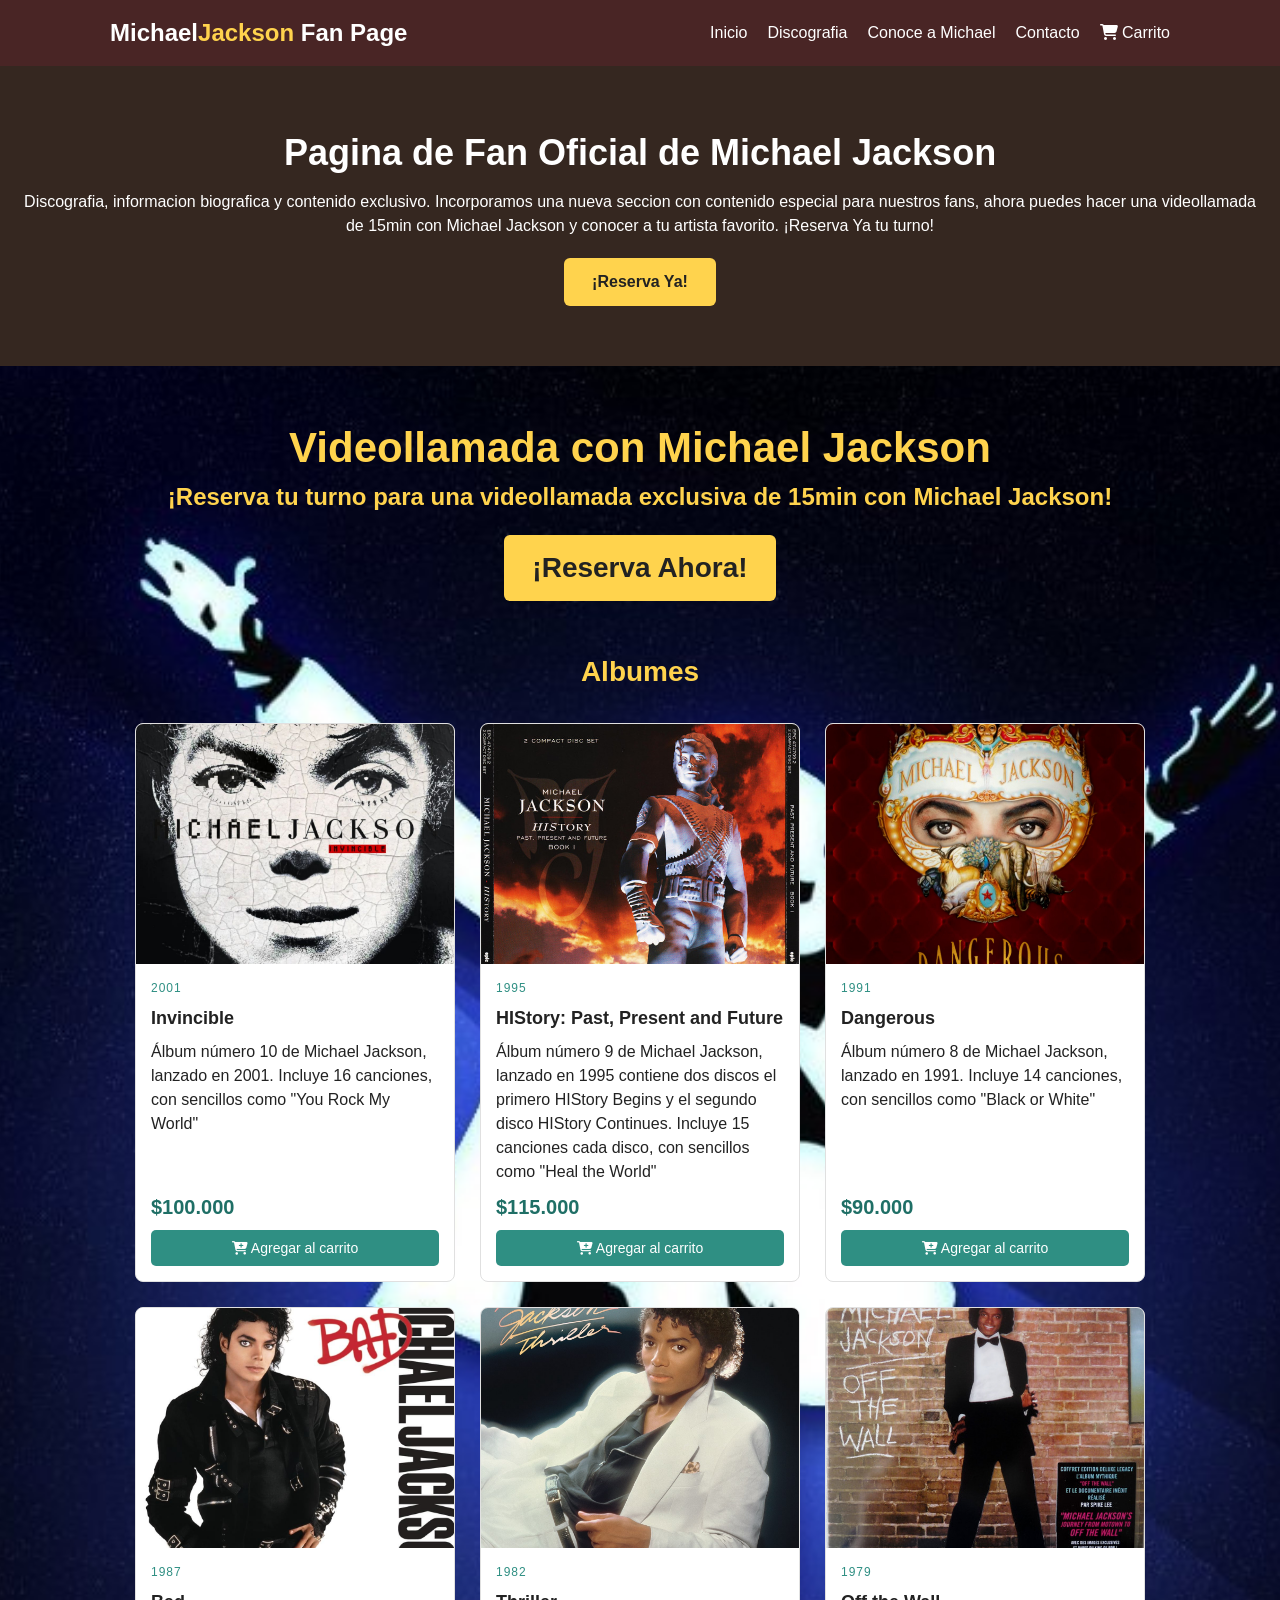
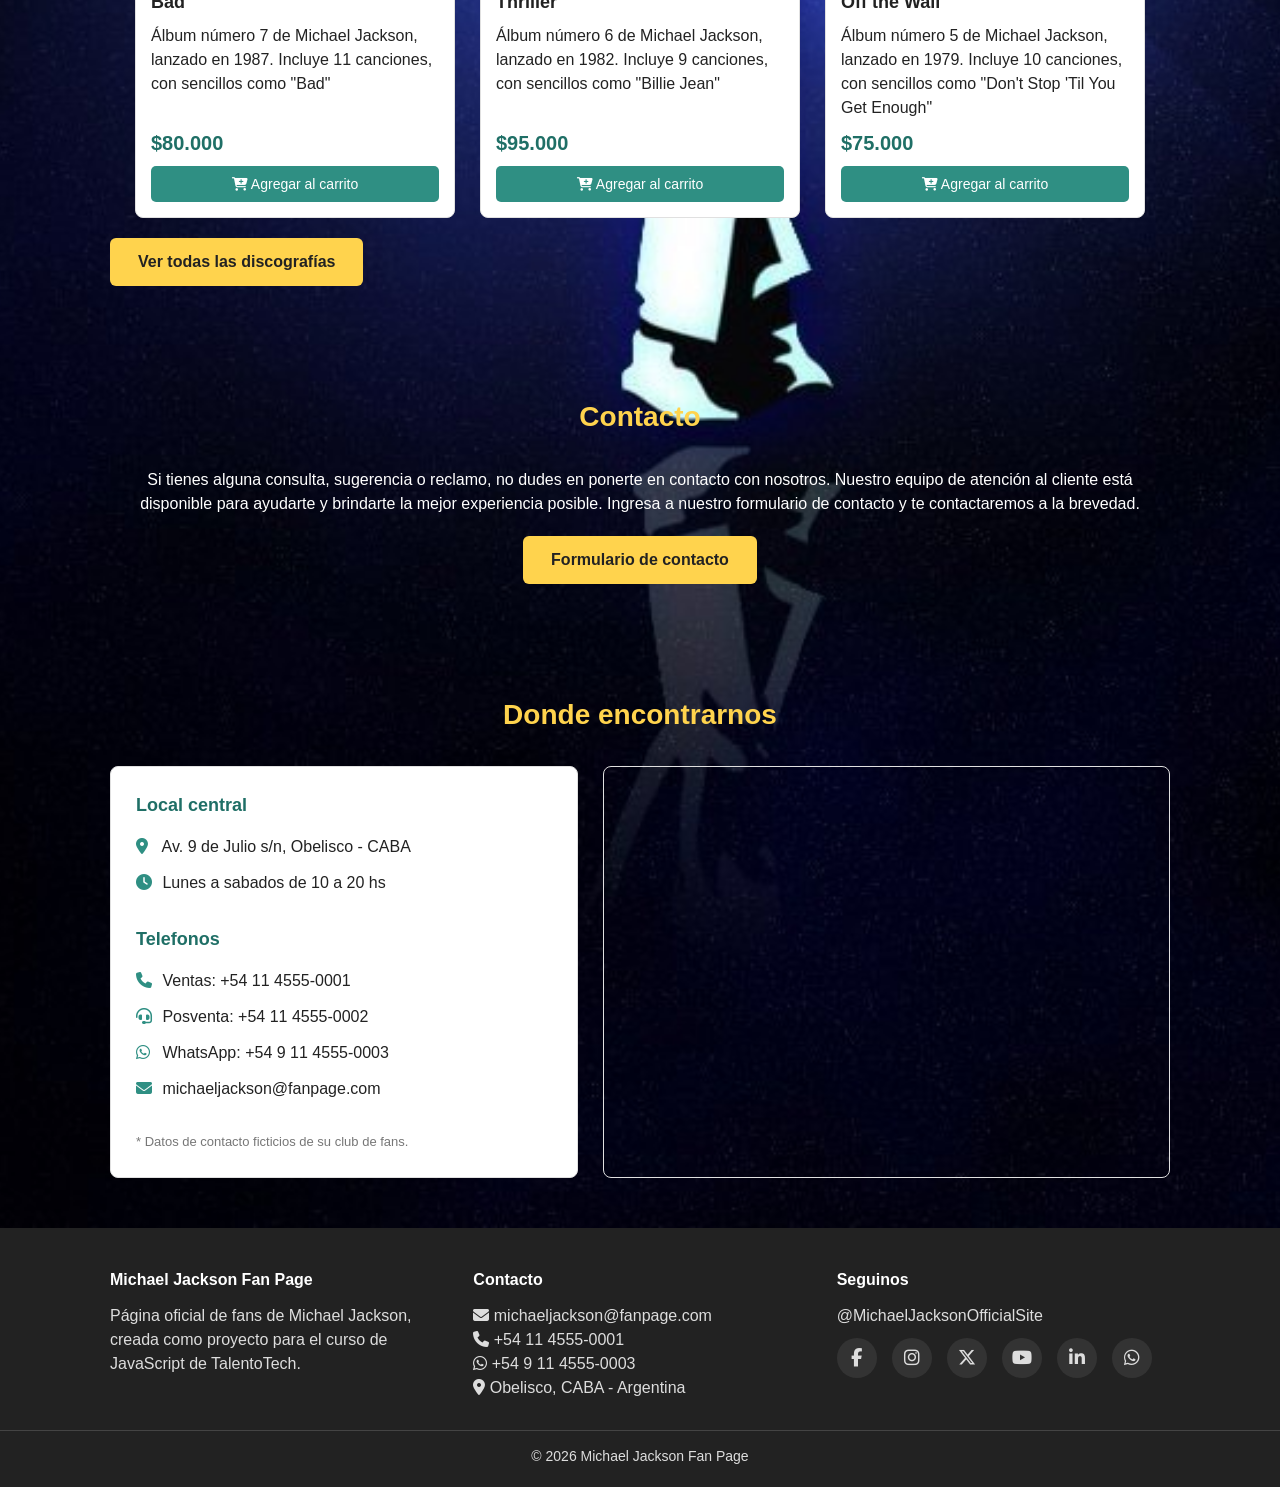
<file: index.html>
<!DOCTYPE html>
<html lang="es">
<head>
<meta charset="UTF-8">
<meta name="viewport" content="width=device-width, initial-scale=1.0">
<title>Fan Page Michael Jackson </title>
<link rel="stylesheet"href="https://cdnjs.cloudflare.com/ajax/libs/font-awesome/6.5.2/css/all.min.css">
<link rel="stylesheet" href="css/style.css" >

</head>
<body>

<header>
  <div class="contenedor barra-nav">
    <div class="logo">Michael<span>Jackson</span> Fan Page</div>

    <nav>
      <ul class="menu">
        <li><a href="index.html">Inicio</a></li>
        <li><a href="#discografia">Discografia</a></li>
        <li><a href="#videollamada">Conoce a Michael</a></li>
        <li><a href="#contacto">Contacto</a></li>
        <li><a href="#"><i class="fa-solid fa-cart-shopping"></i> Carrito</a></li>
      </ul>
    </nav>
    
  </div>
</header>

<main>

  <!-- Bienvenida -->
  <section class="hero">
    <h1>Pagina de Fan Oficial de Michael Jackson</h1>
    <p>Discografia, informacion biografica y contenido exclusivo. Incorporamos una nueva seccion con contenido especial para nuestros fans, ahora puedes hacer una videollamada de 15min con Michael Jackson y conocer a tu artista favorito. ¡Reserva Ya tu turno!</p>
    <a href="#videollamada" class="boton">¡Reserva Ya!</a>
  </section>

  <section id="videollamada" class=" videollamada-seccion">
    <h2>Videollamada con Michael Jackson</h2>
    <p class="logo"><span>¡Reserva tu turno para una videollamada exclusiva de 15min con Michael Jackson!</span></p>
    <a href="videollamada.html" class="boton">¡Reserva Ahora!</a>
  </section>

  <!-- Seccion con las 6 discografias mas vendidas -->
  <section id="discografia" class="contenedor">
    <h2 class="titulo-seccion">Albumes</h2>

    <div class="grilla-discografia">

      <!-- Disco 1 -->
      <article class="card">
        <img src="image/invincibleimage.jpg" alt="Discografia Invincible">
        <div class="card-info">
          <span class="categoria">2001</span>
          <h3>Invincible</h3>
          <p>Álbum número 10 de Michael Jackson, lanzado en 2001. Incluye 16 canciones, con sencillos como "You Rock My World"</p>
          <span class="precio">$100.000</span>
          <button><i class="fa-solid fa-cart-plus"></i> Agregar al carrito</button>
        </div>
      </article>

      <!-- Disco 2 -->
      <article class="card">
        <img src="image/historyimage.jpg" alt="Discografia HIStory">
        <div class="card-info">
          <span class="categoria">1995</span>
          <h3>HIStory: Past, Present and Future</h3>
          <p>Álbum número 9 de Michael Jackson, lanzado en 1995 contiene dos discos el primero HIStory Begins y el segundo disco HIStory Continues. Incluye 15 canciones cada disco, con sencillos como "Heal the World"</p>
          <span class="precio">$115.000</span>
          <button><i class="fa-solid fa-cart-plus"></i> Agregar al carrito</button>
        </div>
      </article>

      <!-- Disco 3 -->
      <article class="card">
        <img src="image/dangerousimage.jpg" alt="Discografia Dangerous">
        <div class="card-info">
          <span class="categoria">1991</span>
          <h3>Dangerous</h3>
          <p>Álbum número 8 de Michael Jackson, lanzado en 1991. Incluye 14 canciones, con sencillos como "Black or White"</p>
          <span class="precio">$90.000</span>
          <button><i class="fa-solid fa-cart-plus"></i> Agregar al carrito</button>
        </div>
      </article>

      <!-- Disco 4 -->
      <article class="card">
        <img src="image/badimage.jpg" alt="Discografia Bad">
        <div class="card-info">
          <span class="categoria">1987</span>
          <h3>Bad</h3>
          <p>Álbum número 7 de Michael Jackson, lanzado en 1987. Incluye 11 canciones, con sencillos como "Bad"</p>
          <span class="precio">$80.000</span>
          <button><i class="fa-solid fa-cart-plus"></i> Agregar al carrito</button>
        </div>
      </article>

      <!-- Disco 5 -->
      <article class="card">
        <img src="image/thrillerimage.jpg" alt="Discografia Thriller">
        <div class="card-info">
          <span class="categoria">1982</span>
          <h3>Thriller</h3>
          <p>Álbum número 6 de Michael Jackson, lanzado en 1982. Incluye 9 canciones, con sencillos como "Billie Jean"</p>
          <span class="precio">$95.000</span>
          <button><i class="fa-solid fa-cart-plus"></i> Agregar al carrito</button>
        </div>
      </article>

      <!-- Disco 6 -->
      <article class="card">
        <img src="image/offthewallimage.jpg" alt="Discografia Off the Wall">
        <div class="card-info">
          <span class="categoria">1979</span>
          <h3>Off the Wall</h3>
          <p>Álbum número 5 de Michael Jackson, lanzado en 1979. Incluye 10 canciones, con sencillos como "Don't Stop 'Til You Get Enough"</p>
          <span class="precio">$75.000</span>
          <button><i class="fa-solid fa-cart-plus"></i> Agregar al carrito</button>
        </div>
      </article>
      
    </div>
  </section>

  <!-- Seccion de contacto: datos a la izquierda, mapa a la derecha -->
  <section id="contacto" class="contenedor">
    <a href="discografias.html" class="boton">Ver todas las discografías</a>

    <div class="formulario-contacto">
      <h2 class="titulo-seccion">Contacto</h2>
      <p>Si tienes alguna consulta, sugerencia o reclamo, no dudes en ponerte en contacto con nosotros. Nuestro equipo de atención al cliente está disponible para ayudarte y brindarte la mejor experiencia posible. Ingresa a nuestro formulario de contacto y te contactaremos a la brevedad.</p>
    <a href="contacto.html" class="boton">Formulario de contacto</a>
    </div>
    <h2 class="titulo-seccion">Donde encontrarnos</h2>

    <div class="bloque-contacto">

      <!-- Columna de datos -->
      <div class="datos-contacto">
        <h3>Local central</h3>
        <ul>
          <li><i class="fa-solid fa-location-dot"></i> Av. 9 de Julio s/n, Obelisco - CABA</li>
          <li><i class="fa-solid fa-clock"></i> Lunes a sabados de 10 a 20 hs</li>
        </ul>

        <h3>Telefonos</h3>
        <ul>
          <li><i class="fa-solid fa-phone"></i> Ventas: <a href="tel:+541145550001">+54 11 4555-0001</a></li>
          <li><i class="fa-solid fa-headset"></i> Posventa: <a href="tel:+541145550002">+54 11 4555-0002</a></li>
          <li><i class="fa-brands fa-whatsapp"></i> WhatsApp: <a href="tel:+5491145550003">+54 9 11 4555-0003</a></li>
          <li><i class="fa-solid fa-envelope"></i> <a href="mailto:michaeljackson@fanpage.com">michaeljackson@fanpage.com</a></li>
        </ul>
        <p class="nota">* Datos de contacto ficticios de su club de fans.</p>
      </div>

      <!-- Columna del mapa: iframe de Google Maps  -->
      <div class="mapa">
        <iframe
          src="https://www.google.com/maps?q=Obelisco%20de%20Buenos%20Aires&z=16&output=embed"
          title="Mapa del Obelisco de Buenos Aires"
          loading="lazy"
          referrerpolicy="no-referrer-when-downgrade"
          allowfullscreen></iframe>
      </div>

    </div>
  </section>
</main>


<footer>
  <div class="contenedor footer-columnas">

    <!-- Columna 1: sobre la tienda -->
    <div class="columna">
      <h4>Michael Jackson Fan Page</h4>
      <p>Página oficial de fans de Michael Jackson, creada como proyecto para el curso de
         JavaScript de TalentoTech.</p>
    </div>

    <!-- Columna 2: contacto -->
    <div class="columna">
      <h4>Contacto</h4>
      <ul>
        <li><i class="fa-solid fa-envelope"></i> michaeljackson@fanpage.com</li>
        <li><i class="fa-solid fa-phone"></i> +54 11 4555-0001</li>
        <li><i class="fa-brands fa-whatsapp"></i> +54 9 11 4555-0003</li>
        <li><i class="fa-solid fa-location-dot"></i> Obelisco, CABA - Argentina</li>
      </ul>
    </div>

    <!-- Columna 3: redes sociales con iconos de Font Awesome -->
    <div class="columna">
      <h4>Seguinos</h4>
      <p>@MichaelJacksonOfficialSite</p>
      <div class="redes">
        <a href="#" title="Facebook"><i class="fa-brands fa-facebook-f"></i></a>
        <a href="#" title="Instagram"><i class="fa-brands fa-instagram"></i></a>
        <a href="#" title="X"><i class="fa-brands fa-x-twitter"></i></a>
        <a href="#" title="YouTube"><i class="fa-brands fa-youtube"></i></a>
        <a href="#" title="LinkedIn"><i class="fa-brands fa-linkedin-in"></i></a>
        <a href="#" title="WhatsApp"><i class="fa-brands fa-whatsapp"></i></a>
      </div>
    </div>

  </div>

  <p class="copyright">&copy; 2026 Michael Jackson Fan Page </p>
</footer>

</body>
</html>
</file>
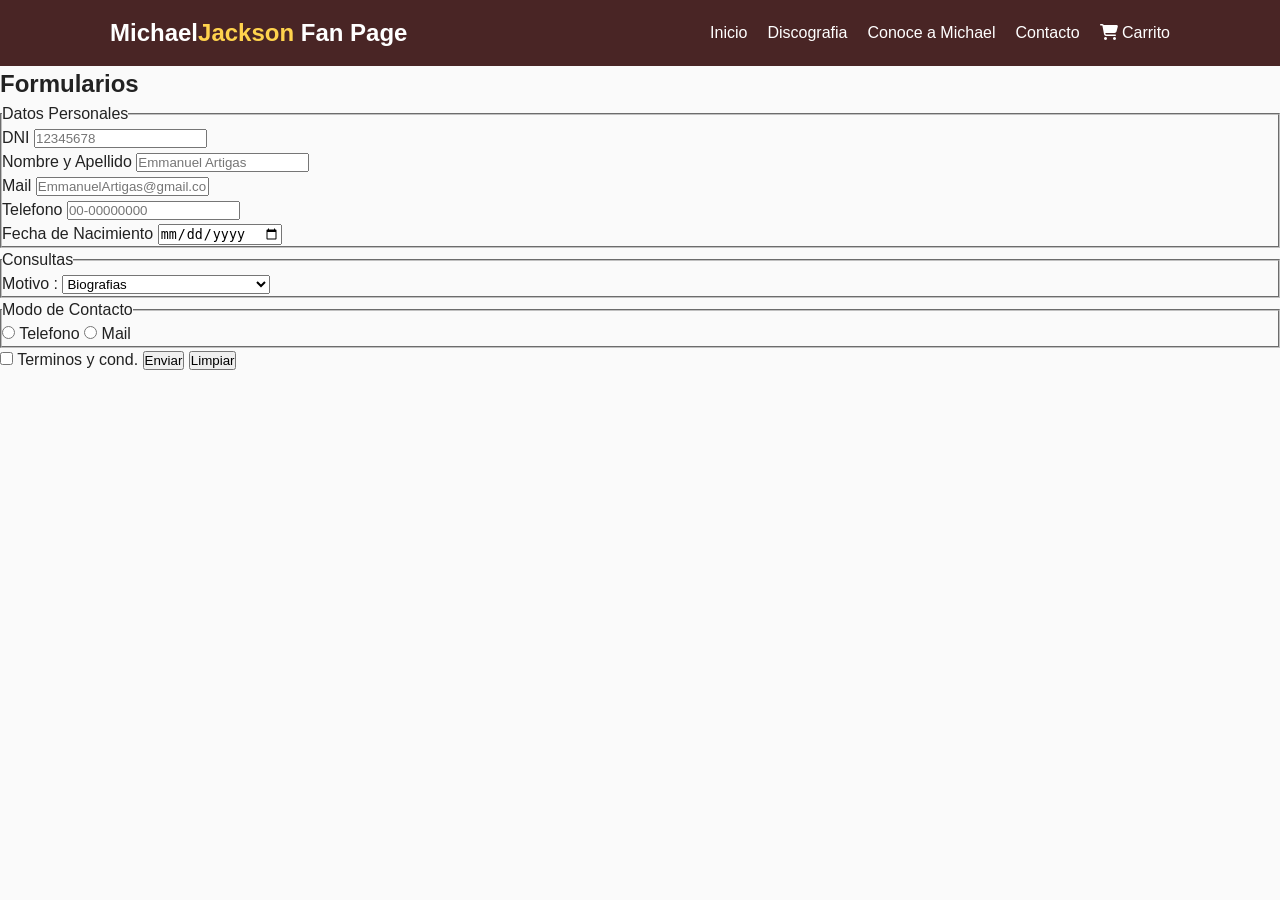
<file: contacto.html>
<!DOCTYPE html>
<html lang="es">
<head>
    <meta charset="UTF-8">
    <meta name="viewport" content="width=device-width, initial-scale=1.0">
    <title>Document</title><link rel="stylesheet"href="https://cdnjs.cloudflare.com/ajax/libs/font-awesome/6.5.2/css/all.min.css">
    <link rel="stylesheet" href="css/style.css" >

</head>
<body>

<header>
  <div class="contenedor barra-nav">
    <div class="logo">Michael<span>Jackson</span> Fan Page</div>

    <nav>
      <ul class="menu">
        <li><a href="index.html">Inicio</a></li>
        <li><a href="discografias.html">Discografia</a></li>
        <li><a href="videollamada.html">Conoce a Michael</a></li>
        <li><a href="contacto.html">Contacto</a></li>
        <li><a href="#"><i class="fa-solid fa-cart-shopping"></i> Carrito</a></li>
      </ul>
    </nav>
    
  </div>
</header>

<h2>Formularios</h2>

        <form action="aws.xx.asa.saas/ingreso.php" method="post">
            <fieldset>
            <legend>Datos Personales</legend>
            <p>
                    <label for="dni">DNI</label>
                    <input type="text"  name="dni" id="dni"  placeholder="12345678" readonly>
            </p>
            
            <p>
                <label for="nomApe">Nombre y Apellido</label>
                <input type="text" id="nomApe" name="nomApe" placeholder="Emmanuel Artigas" minlength="3" maxlength="40" required>
            </p>
            <p>
                <label for="email">Mail</label>
                <input type="email" id="email" name="email" placeholder="EmmanuelArtigas@gmail.com" minlength="3" required>
            </p>
            <p>
                <label for="telefono">Telefono</label>
                <input type="tel" id="telefono" name="telefono" placeholder="00-00000000" minlength="10" maxlength="40" required>
            </p>
            <p>
                <label for="fNac">Fecha de Nacimiento</label>
                <input type="date" id="fNac" name="fNac" required>
            </p>

            </fieldset>

            <fieldset>
                <legend>Consultas</legend>
                <label for="motivo">Motivo :</label>
                <select name="motivo" id="motivo" required>
                    <option value="biografias">Biografias</option>
                    <option value="videollamada">Videollamada</option>
                    <option value="noDebito">No me toma la tarjeta de debito</option>
                </select>

            </fieldset>

            <fieldset>
                <legend>Modo de Contacto</legend>
                <input type="radio" id="viaTel" name="contacto" value="tel">
                <label for="viaTel">Telefono</label>
                <input type="radio" id="viaMail" name="contacto" value="email">
                <label for="viaMail">Mail</label>

            </fieldset>

             <input type="checkbox"  id="terminos" name="terminos" required value="aceptado" >
                    <label for="terminos">Terminos y cond.</label>


            <button type="submit">Enviar</button>
            <button type="reset">Limpiar</button>

            
        </form>


</body>
</html>
</file>
<file: css/style.css>
/*nuevo comentario*/


/* ============================================================
     1) RESET BASICO
     Sacamos los margenes que el navegador pone por defecto.
     ============================================================ */
* {
    margin: 0;
    padding: 0;
    box-sizing: border-box;   /* el padding NO agranda la caja */
  }

body {
    font-family: Arial, Helvetica, sans-serif;
    line-height: 1.5;
    color: #222;
    background: #FAFAFA;
  }


  /* Clase reutilizable: centra el contenido y le pone un ancho maximo */
.contenedor {
    max-width: 1100px;
    margin: 0 auto;          /* 0 arriba/abajo, auto a los costados = centrado */
    padding: 0 20px;
  }

  /* ============================================================
     2) HEADER
     display:flex + justify-content:space-between
     => logo a la izquierda, menu a la derecha.
     ============================================================ */
header {
    background: #492525;
    color: white;
    padding: 15px 0;
  }

.barra-nav {
    display: flex;
    justify-content: space-between;  /* separa logo y menu a los extremos */
    align-items: center;             /* los alinea a la misma altura */
    flex-wrap: wrap;                 /* en pantallas chicas bajan de linea */
    gap: 15px;
  }

.logo {
    font-size: 24px;
    font-weight: bold;
  }

.logo span, section h2{
    color: #FFD34D;          /* pintamos solo una parte del nombre */
  }

  /* El menu tambien es flex: los <li> quedan en fila */
.menu {
    display: flex;
    gap: 20px;
    list-style: none;        /* saca los puntitos de la lista */
  }

.menu a {
    color: white;
    text-decoration: none;
  }

.menu a:hover {
    color: #FFD34D;
  }

  /* ============================================================
     3) HERO (banner de bienvenida)
     ============================================================ */
.hero {
    background: #352720;
        color: white;
    text-align: center;
    padding: 60px 20px;
  }

.hero h1 {
    font-size: 36px;
    margin-bottom: 10px;
  }

.boton {
    display: inline-block;
    margin-top: 20px;
    background: #FFD34D;
    color: #222;
    padding: 12px 28px;
    border-radius: 6px;
    text-decoration: none;
    font-weight: bold;
  }

.boton:hover {
    background: #FFC107;
  }

  /* ============================================================
     4) MAIN + GRILLA DE PRODUCTOS
     Este es el flexbox mas importante del ejercicio:
     flex-wrap: wrap  => las cards bajan de linea solas.
     ============================================================ */
main {
    padding-bottom: 50px;
    background-image: url("../image/fondoimage.jpg");
    background-size: cover;
    background-position: center;
  }

.titulo-seccion {
    text-align: center;
    margin: 50px 0 30px;
    font-size: 28px;
  }
.videollamada-seccion {
    text-align: center;
    margin: 50px 0 30px;
    font-size: 28px;
  } 

.grilla-discografia {
    display: flex;
    flex-wrap: wrap;          /* si no entran, pasan a la fila de abajo */
    gap: 25px;                /* separacion entre cards */
    justify-content: center;
  }

  /* flex: crecer | achicarse | ancho base
     Con 320px de base entran 3 por fila en pantalla grande,
     2 en tablet y 1 en celular. */
.card {
    flex: 0 1 320px;
    background: white;
    border: 1px solid #E0E0E0;
    border-radius: 8px;
    overflow: hidden;         /* recorta la imagen a las esquinas redondeadas */
    display: flex;
    flex-direction: column;   /* imagen arriba, texto abajo (en columna) */
  }

.card:hover {
    box-shadow: 0 4px 12px rgba(0, 0, 0, 0.15);
  }

.card img {
    width: 100%;
    height: 240px;
    object-fit: cover;        /* la imagen se recorta sin deformarse */
    display: block;
  }

.card-info {
    padding: 15px;
    display: flex;
    flex-direction: column;
    gap: 8px;
    flex: 1;                  /* ocupa el espacio sobrante: cards parejas */
  }

.categoria {
    font-size: 12px;
    text-transform: uppercase;
    color: #2F8F83;
    letter-spacing: 1px;
  }

.card h3 {
    font-size: 18px;
  }

.precio {
    font-size: 20px;
    font-weight: bold;
    color: #1F6F66;
    margin-top: auto;         /* empuja el precio al fondo de la card */
  }

.card button {
    background: #2F8F83;
    color: white;
    border: none;
    padding: 10px;
    border-radius: 5px;
    cursor: pointer;
    font-size: 14px;
  }

.card button:hover {
    background: #1F6F66;
  }

  /* ============================================================
     5) FOOTER
     Otra vez flex: tres columnas que se acomodan solas.
     ============================================================ */
footer {
    background: #222;
    color: #DDD;
    padding: 40px 0 20px;
  }

.footer-columnas {
    display: flex;
    flex-wrap: wrap;
    justify-content: space-between;
    gap: 30px;
  }

.columna {
    flex: 1 1 250px;          /* crece, se achica, base 250px */
  }

.columna h4 {
    color: white;
    margin-bottom: 12px;
  }

.columna ul {
    list-style: none;
  }

.columna a {
    color: #DDD;
    text-decoration: none;
  }

.columna a:hover {
    color: #FFD34D;
  }

  /* Los iconos de redes, en fila y separados */
.redes {
    display: flex;
    gap: 15px;
    margin-top: 10px;
  }

  /* Cada icono va dentro de un circulo.
     Usamos flex para centrarlo adentro. */
.redes a {
    width: 40px;
    height: 40px;
    border-radius: 50%;
    background: #333;
    display: flex;
    justify-content: center;
    align-items: center;
    font-size: 18px;
  }

.redes a:hover {
    background: #2F8F83;
    color: white;
  }

.copyright {
    text-align: center;
    border-top: 1px solid #444;
    margin-top: 30px;
    padding-top: 15px;
    font-size: 14px;
  }

  /* ============================================================
     6) SECCION DE CONTACTO
     Otro flex: datos a un lado y el mapa al otro.
     Con flex-wrap, en celular el mapa baja abajo de los datos.
     ============================================================ */
  .formulario-contacto {
    color: white;
    text-align: center;
    padding: 60px 20px;
  }
  .bloque-contacto {
    display: flex;
    flex-wrap: wrap;
    gap: 25px;
    align-items: stretch;
  }

.datos-contacto {
    flex: 1 1 320px;          /* crece, se achica, base 320px */
    background: white;
    border: 1px solid #E0E0E0;
    border-radius: 8px;
    padding: 25px;
  }

.datos-contacto h3 {
    font-size: 18px;
    color: #1F6F66;
    margin-bottom: 10px;
  }

.datos-contacto ul {
    list-style: none;
    margin-bottom: 25px;
  }

.datos-contacto li {
    padding: 6px 0;
  }

  /* Los iconos quedan todos alineados a la misma distancia */
  .datos-contacto li i {
    color: #2F8F83;
    width: 22px;
  }

.datos-contacto a {
    color: #222;
    text-decoration: none;
  }

.datos-contacto a:hover {
    color: #2F8F83;
    text-decoration: underline;
  }

.nota {
    font-size: 13px;
    color: #777;
  }

  /* El mapa: el iframe ocupa todo el ancho de su columna */
.mapa {
    flex: 1 1 420px;
    min-height: 340px;
    border-radius: 8px;
    overflow: hidden;         /* recorta el mapa a las esquinas redondeadas */
    border: 1px solid #E0E0E0;
  }

.mapa iframe {
    width: 100%;
    height: 100%;
    min-height: 340px;
    border: 0;                /* saca el borde gris que trae el iframe */
    display: block;
  }
</file>
